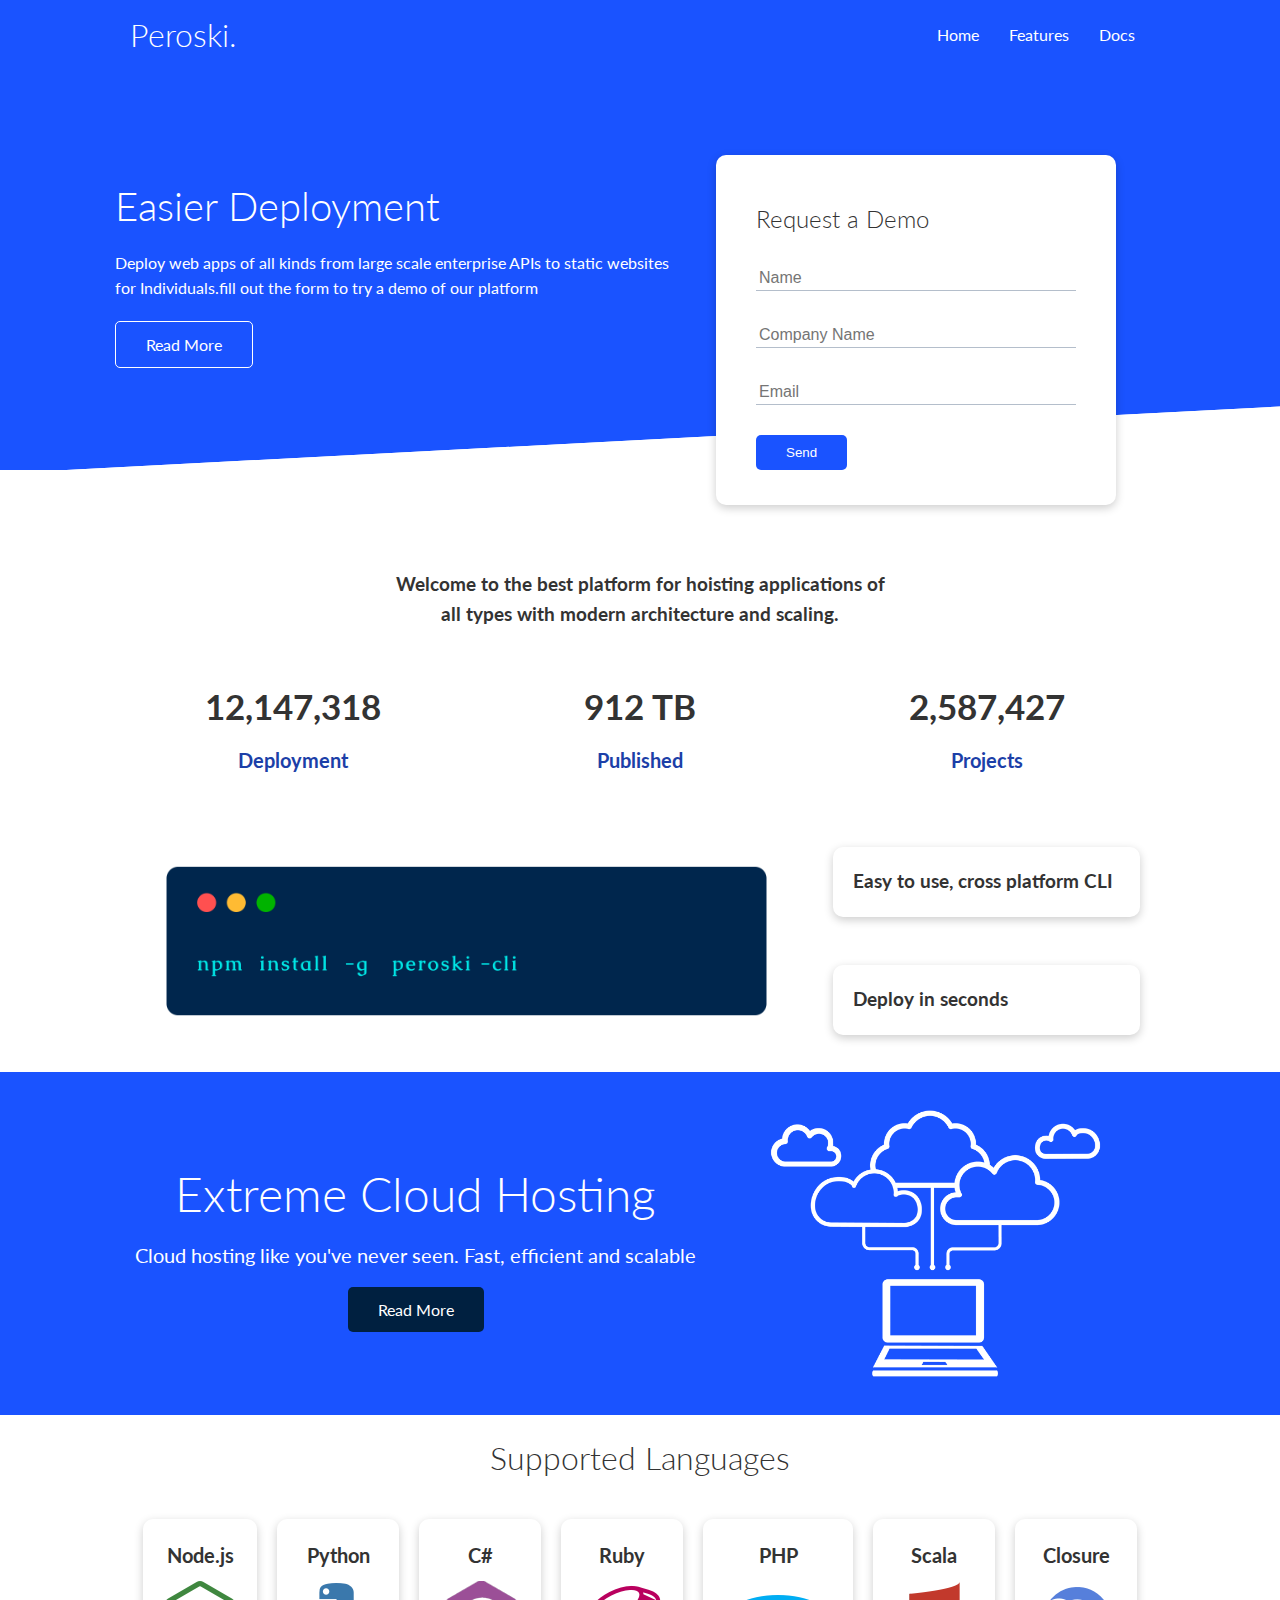
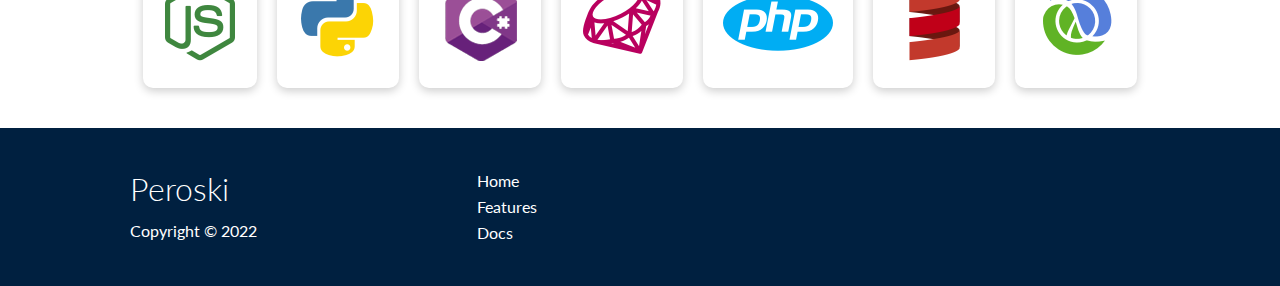
<file: index.html>
<!DOCTYPE html>
<html lang="en">
<head>
  <meta charset="UTF-8">
  <meta http-equiv="X-UA-Compatible" content="IE=edge">
  <meta name="viewport" content="width=device-width, initial-scale=1.0">
  <link rel="stylesheet" href="https://cdnjs.cloudflare.com/ajax/libs/font-awesome/6.1.2/css/all.min.css" integrity="sha512-1sCRPdkRXhBV2PBLUdRb4tMg1w2YPf37qatUFeS7zlBy7jJI8Lf4VHwWfZZfpXtYSLy85pkm9GaYVYMfw5BC1A==" crossorigin="anonymous" referrerpolicy="no-referrer" />
  <link rel="stylesheet" href="css/utilities.css">
  <link rel="stylesheet" href="css/style.css">
  <title>Peroski | Cloud Hoisting Service For Everyone</title>
</head>
<body>

  <!-- Navbar -->
  <div class="navbar">
    <div class="container flex">
      <h1 class="logo">Peroski.</h1>
      <nav>
        <ul>
          <li><a href='index.html'>Home</a></li>
          <li><a href='features.html'>Features</a></li>
          <li><a href='docs.html'>Docs</a></li>
        </ul>
      </nav>
    </div>
  </div>

  <!-- Showcase -->
  <section class="showcase">
    <div class="container grid">
      <div class="showcase-text">
        <h1>Easier Deployment</h1>
        <p>Deploy web apps of all kinds from large scale enterprise APIs to static websites for Individuals.fill out the form to try a demo of our platform </p>
        <a href="features.html" class="btn btn-outline">Read More</a>
      </div>
      <div class="showcase-form card">
        <h2>Request a Demo</h2>
        <form name="contact" method="POST" netlify-honeypot="bot-field" data-netlify="true">
          <input type="hidden" name="form-name" value="contact">
          <p class="hidden">
            <label>
              Don’t fill this out if you’re human: <input name="bot-field" />
            </label>
          </p>
          <div class="form-control">
            <input type="text" name="name" placeholder="Name" required>
          </div>
          <div class="form-control">
            <input type="text" name="Company name" placeholder="Company Name" required>
          </div>
          <div class="form-control">
            <input type="text" name="email" placeholder="Email" required>
          </div>
          <input type="submit" value="Send" class="btn btn-primary">
        </form>
      </div>
    </div>
  </section>

  <!-- Stats -->
  <section class="stats">
    <div class="container">
      <h3 class="stats-heading text-center my-1">
        Welcome to the best platform for hoisting applications of all types with modern architecture and scaling.
      </h3>
    
    <div class="grid grid-3 text-center my-4">
      <div>
        <i class="fa-solid fa-server fa-3x"></i>
        <h3>12,147,318</h3>
        <p class="text-secondary">Deployment</p>
      </div>
      <div>
        <i class="fa-solid fa-upload fa-3x"></i>
        <h3>912 TB</h3>
        <p class="text-secondary">Published</p>
      </div>
      <div>
        <i class="fa-solid fa-diagram-project fa-3x"></i>
        <h3>2,587,427</h3>
        <p class="text-secondary">Projects</p>
      </div>
    </div>
  </div>
  </section>

<!--.CLI  -->
<section class="cli">
  <div class="container grid">
    <img src="images/cli1.png" alt="">
    <div class="card">
      <h3>Easy to use, cross platform CLI</h3>
    </div> 
    <div class="card">
      <h3>Deploy in seconds</h3>
    </div>
  </div>
</section>

<!-- Cloud -->
<section class="cloud bg-primary my-2 py-2">
  <div class="container grid">
    <div class="text-center">
      <h2 class="lg">Extreme Cloud Hosting</h2>
      <p class="lead my-1">Cloud hosting like you've never seen. Fast, efficient and scalable</p>
      <a href="features.html" class="btn btn-dark">Read More</a>
    </div>
    <img src="images/cloud.png" alt="">
    </div>
  </div>
</section>

<!-- Languages -->
<section class="languages">
  <h2 class="md text-center my-2">Supported Languages</h2>
  <div class="container flex">
    <div class="card">
      <h4>Node.js</h4>
      <img src="images/logos/node.png" alt="">
    </div>
    <div class="card">
      <h4>Python</h4>
      <img src="images/logos/python.png" alt="">
    </div>
    <div class="card">
      <h4>C#</h4>
      <img src="images/logos/csharp.png" alt="">
    </div>
    <div class="card">
      <h4>Ruby</h4>
      <img src="images/logos/ruby.png" alt="">
    </div>
    <div class="card">
      <h4>PHP</h4>
      <img src="images/logos/php.png" alt="">
    </div>
    <div class="card">
      <h4>Scala</h4>
      <img src="images/logos/scala.png" alt="">
    </div>
    <div class="card">
      <h4>Closure</h4>
      <img src="images/logos/clojure.png" alt="">
    </div>
  </div>
</section>

<footer class="footer bg-dark py-3">
  <div class="container grid grid-3">
    <div>
      <h1>Peroski</h1>
      <p>Copyright &copy; 2022</p>
    </div>

    <nav>
      <ul>
        <li><a href="Home.html">Home</a></li>
        <li><a href="features.html">Features</a></li>
        <li><a href="docs.html">Docs</a></li>
      </ul>
    </nav>
    <div class="socials">
      <a href="#"><i class="fa-brands fa-github fa-2x"></i></a>
      <a href="#"><i class="fa-brands fa-facebook fa-2x"></i></a>
      <a href="#"><i class="fa-brands fa-twitter fa-2x"></i></a>
      <a href="#"><i class="fa-brands fa-instagram fa-2x"></i></a>
    </div>
  </div>
</footer>

</body>
</html>
</file>
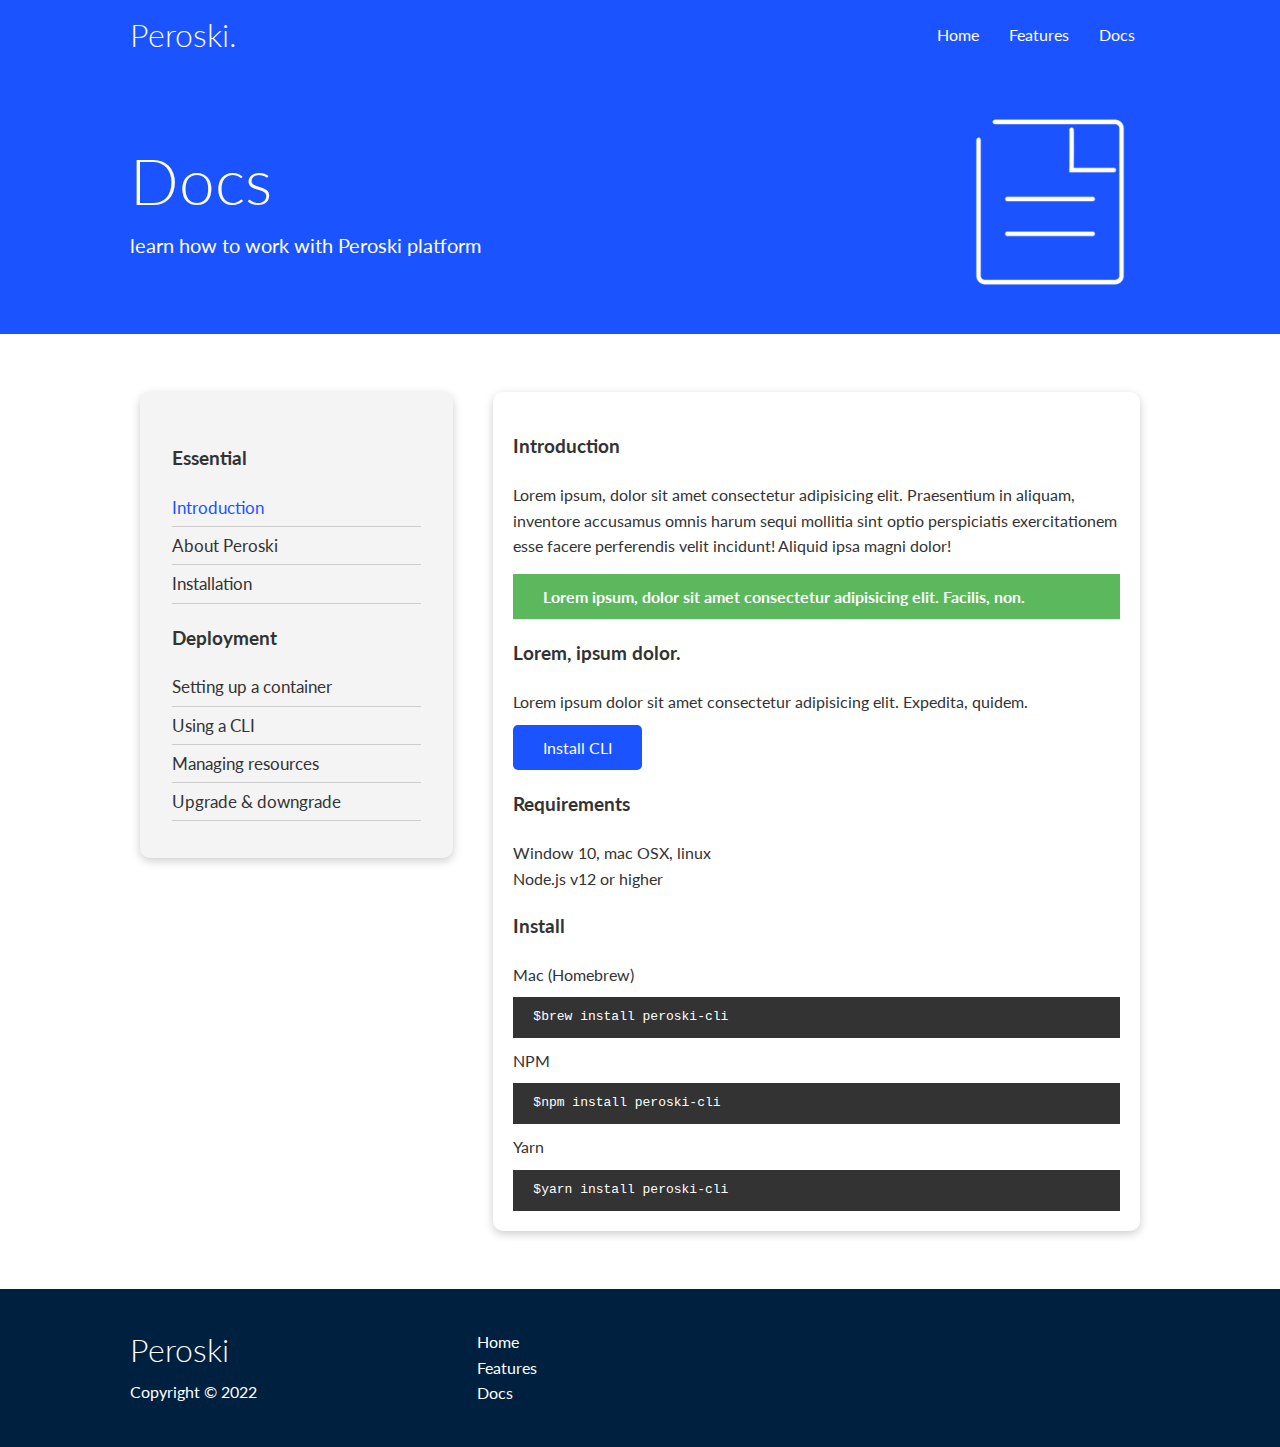
<file: docs.html>
<!DOCTYPE html>
<html lang="en">
<head>
  <meta charset="UTF-8">
  <meta http-equiv="X-UA-Compatible" content="IE=edge">
  <meta name="viewport" content="width=device-width, initial-scale=1.0">
  <link rel="stylesheet" href="https://cdnjs.cloudflare.com/ajax/libs/font-awesome/6.1.2/css/all.min.css" integrity="sha512-1sCRPdkRXhBV2PBLUdRb4tMg1w2YPf37qatUFeS7zlBy7jJI8Lf4VHwWfZZfpXtYSLy85pkm9GaYVYMfw5BC1A==" crossorigin="anonymous" referrerpolicy="no-referrer" />
  <link rel="stylesheet" href="css/utilities.css">
  <link rel="stylesheet" href="css/style.css">
  <title>Piroski | Cloud Hoisting Service For Everyone</title>
</head>
<body>

  <!-- Navbar -->
  <div class="navbar">
    <div class="container flex">
      <h1 class="logo">Peroski.</h1>
      <nav>
        <ul>
          <li><a href='index.html'>Home</a></li>
          <li><a href='features.html'>Features</a></li>
          <li><a href='docs.html'>Docs</a></li>
        </ul>
      </nav>
    </div>
  </div>

  <!-- Docs head -->
  <section class="docs-head bg-primary py-3">
    <div class="container grid">
      <div>
        <h1 class="xl">Docs</h1>
        <p class="lead">learn how to work with Peroski platform</p>
      </div>
      <img src="images/docs.png" alt="">
    </div>
  </section>

  <!-- Docs main -->
  <section class="docs-main my-4">
    <div class="container grid">
      <div class="card bg-light p-3">
        <h3 class="my-2">Essential</h3>
          <nav>
            <ul>
              <li><a  href="#" class="text-primary">Introduction</a></li>
              <li><a href="#">About Peroski</a></li>
              <li><a href="#">Installation</a></li>
            </ul>
          </nav>  

        <h3 class="my-2">Deployment</h3>
          <nav>
            <ul>
              <li><a  href="#" >Setting up a container</a></li>
              <li><a href="#">Using a CLI</a></li>
              <li><a href="#">Managing resources</a></li>
              <li><a href="#">Upgrade & downgrade</a></li>
            </ul>
          </nav>
      </div>

      <div class="card">
        <h3>Introduction</h3>
        <p>Lorem ipsum, dolor sit amet consectetur adipisicing elit. Praesentium in aliquam, inventore accusamus omnis harum sequi mollitia sint optio perspiciatis exercitationem esse facere perferendis velit incidunt! Aliquid ipsa magni dolor!</p>

        <div class="alert alert-success">
          <i class="fa-solid fa-info"></i>Lorem ipsum, dolor sit amet consectetur adipisicing elit. Facilis, non.
        </div>

        <h3>Lorem, ipsum dolor.</h3>
        <p>Lorem ipsum dolor sit amet consectetur adipisicing elit. Expedita, quidem.</p>
        <a href="#" class="btn btn-primary">Install CLI</a>

        <h3>Requirements</h3>
        <ul>
          <li>Window 10, mac OSX, linux</li>
          <li>Node.js v12 or higher</li>
        </ul>

        <h3>Install</h3>
        <p>Mac (Homebrew)</p>
        <pre><code>$brew install peroski-cli</code></pre>
        <p>NPM</p>
        <pre><code>$npm install peroski-cli</code></pre>
        <p>Yarn</p>
        <pre><code>$yarn install peroski-cli</code></pre>

      </div>

    </div>
  </section>


<footer class="footer bg-dark py-3">
  <div class="container grid grid-3">
    <div>
      <h1>Peroski</h1>
      <p>Copyright &copy; 2022</p>
    </div>

    <nav>
      <ul>
        <li><a href="Home.html">Home</a></li>
        <li><a href="features.html">Features</a></li>
        <li><a href="docs.html">Docs</a></li>
      </ul>
    </nav>
    <div class="socials">
      <a href="#"><i class="fa-brands fa-github fa-2x"></i></a>
      <a href="#"><i class="fa-brands fa-facebook fa-2x"></i></a>
      <a href="#"><i class="fa-brands fa-twitter fa-2x"></i></a>
      <a href="#"><i class="fa-brands fa-instagram fa-2x"></i></a>
    </div>
  </div>
</footer>

</body>
</html>
</file>
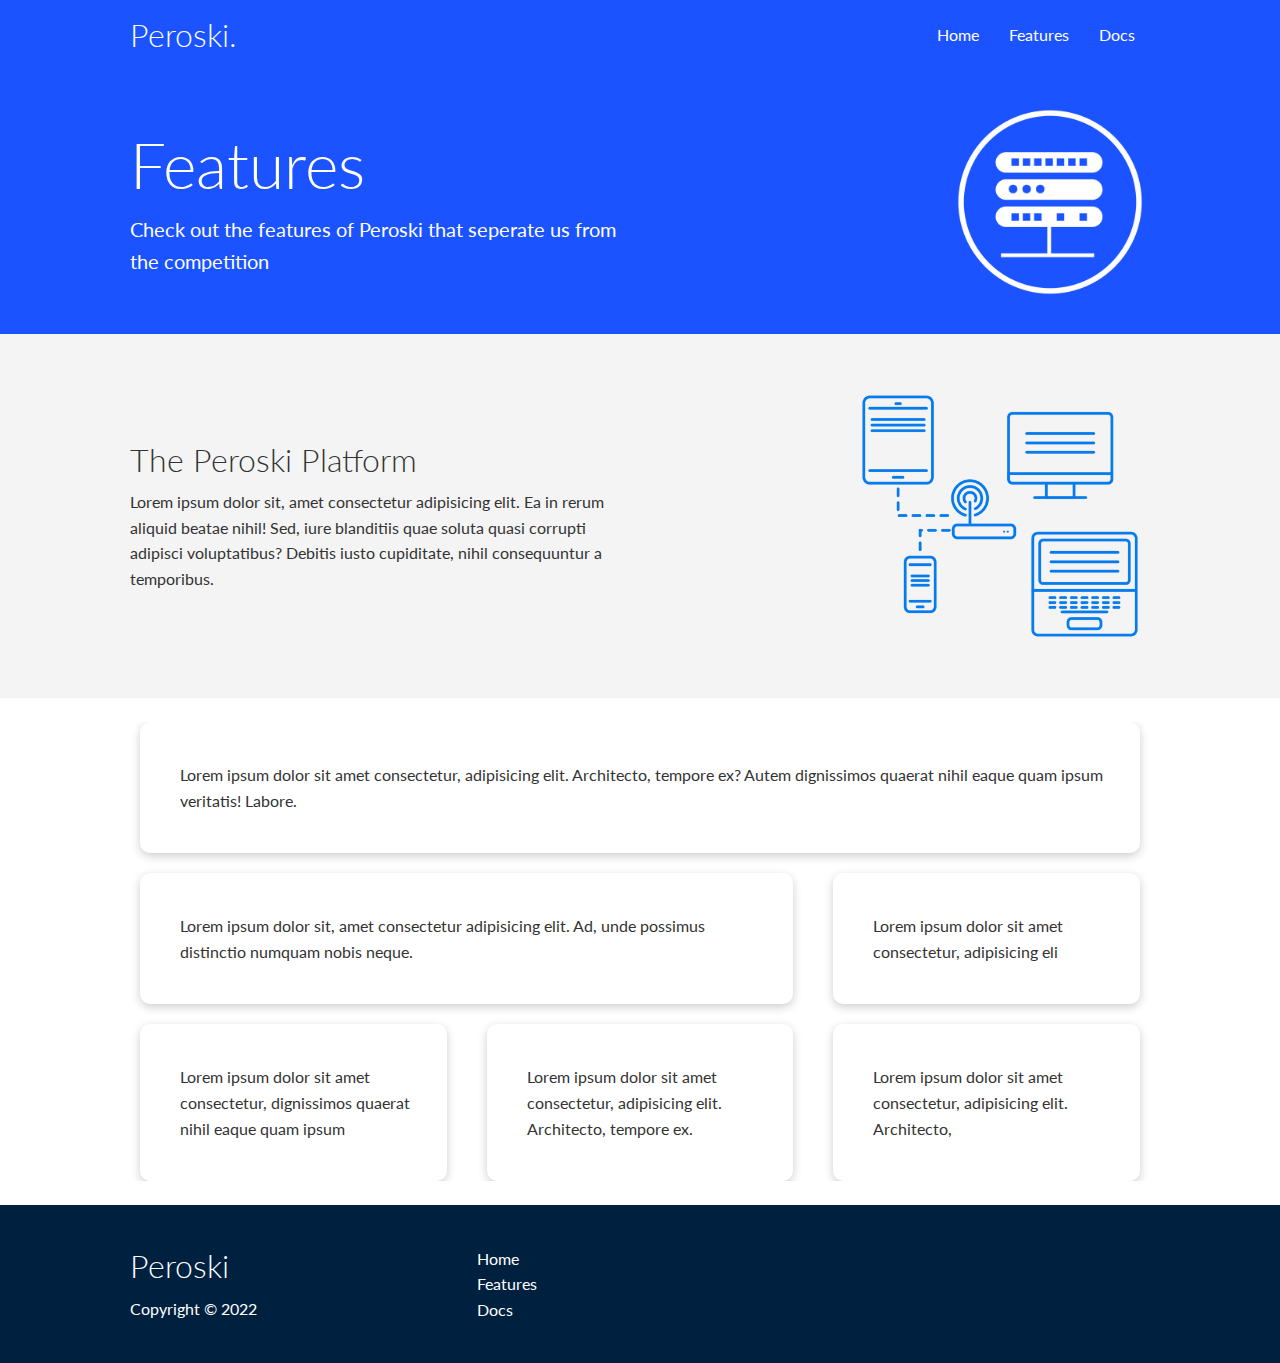
<file: features.html>
<!DOCTYPE html>
<html lang="en">
<head>
  <meta charset="UTF-8">
  <meta http-equiv="X-UA-Compatible" content="IE=edge">
  <meta name="viewport" content="width=device-width, initial-scale=1.0">
  <link rel="stylesheet" href="https://cdnjs.cloudflare.com/ajax/libs/font-awesome/6.1.2/css/all.min.css" integrity="sha512-1sCRPdkRXhBV2PBLUdRb4tMg1w2YPf37qatUFeS7zlBy7jJI8Lf4VHwWfZZfpXtYSLy85pkm9GaYVYMfw5BC1A==" crossorigin="anonymous" referrerpolicy="no-referrer" />
  <link rel="stylesheet" href="css/utilities.css">
  <link rel="stylesheet" href="css/style.css">
  <title>Piroski | Cloud Hoisting Service For Everyone</title>
</head>
<body>

  <!-- Navbar -->
  <div class="navbar">
    <div class="container flex">
      <h1 class="logo">Peroski.</h1>
      <nav>
        <ul>
          <li><a href='index.html'>Home</a></li>
          <li><a href='features.html'>Features</a></li>
          <li><a href='docs.html'>Docs</a></li>
        </ul>
      </nav>
    </div>
  </div>

  <!-- Features head -->
  <section class="features-head bg-primary py-3">
    <div class="container grid">
      <div>
        <h1 class="xl">Features</h1>
        <p class="lead">Check out the features of Peroski that seperate us from the competition</p>
      </div>
      <img src="images/server.png" alt="">
    </div>
  </section>

  <!-- Features-sub-head -->
  <section class="features-sub-head bg-light py-3">
    <div class="container grid">
      <div>
        <h1 class="md">The Peroski Platform</h1>
        <p>Lorem ipsum dolor sit, amet consectetur adipisicing elit. Ea in rerum aliquid beatae nihil! Sed, iure blanditiis quae soluta quasi corrupti adipisci voluptatibus? Debitis iusto cupiditate, nihil consequuntur a temporibus.</p>
      </div>
      <img src="images/server2.png" alt="">
    </div>
  </section>

  <!-- features main -->
  <section class="features-main my-2">
    <div class="container grid grid-3">
      <div class="card flex">
        <i class="fa-solid fa-server fa-3x"></i>
        <p>Lorem ipsum dolor sit amet consectetur, adipisicing elit. Architecto, tempore ex? Autem dignissimos quaerat nihil eaque quam ipsum veritatis! Labore.</p>
      </div>
      <div class="card flex">
        <i class="fa-solid fa-download fa-3x"></i>
        <p>Lorem ipsum dolor sit, amet consectetur adipisicing elit. Ad, unde possimus distinctio numquam nobis neque.</p>
      </div>
      <div class="card flex">
        <i class="fa-solid fa-laptop-code fa-3x"></i>
        <p>Lorem ipsum dolor sit amet consectetur, adipisicing eli</p>
      </div>
      <div class="card flex">
        <i class="fa-solid fa-database fa-3x"></i>
        <p>Lorem ipsum dolor sit amet consectetur, dignissimos quaerat nihil eaque quam ipsum </p>
      </div>
      <div class="card flex">
        <i class="fa-solid fa-power-off fa-3x"></i>
        <p>Lorem ipsum dolor sit amet consectetur, adipisicing elit. Architecto, tempore ex.</p>
      </div>
      <div class="card flex">
        <i class="fa-solid fa-upload fa-3x"></i>
        <p>Lorem ipsum dolor sit amet consectetur, adipisicing elit. Architecto,</p>
      </div>
    </div>
  </section>



<footer class="footer bg-dark py-3">
  <div class="container grid grid-3">
    <div>
      <h1>Peroski</h1>
      <p>Copyright &copy; 2022</p>
    </div>

    <nav>
      <ul>
        <li><a href="Home.html">Home</a></li>
        <li><a href="features.html">Features</a></li>
        <li><a href="docs.html">Docs</a></li>
      </ul>
    </nav>
    <div class="socials">
      <a href="#"><i class="fa-brands fa-github fa-2x"></i></a>
      <a href="#"><i class="fa-brands fa-facebook fa-2x"></i></a>
      <a href="#"><i class="fa-brands fa-twitter fa-2x"></i></a>
      <a href="#"><i class="fa-brands fa-instagram fa-2x"></i></a>
    </div>
  </div>
</footer>

</body>
</html>
</file>
<file: css/utilities.css>
.container{
  max-width: 1100px;
  margin: 0 auto;
  overflow: auto;
  padding: 0 40px;
}

.card{
  background-color: #fff;
  color: #333;
  border-radius: 10px;
  box-shadow: 0 3px 10px rgba(0, 0, 0, 0.2);
  padding: 20px;
  margin: 10px;
}

.btn{
  display: inline-block;
  padding: 10px 30px;
  cursor: pointer;
  background-color: var(--base-color);
  color: #fff;
  border: none;
  border-radius: 5px;
}

.btn-outline{
  border: 1px solid #fff;
  background-color: transparent;
}

.btn:hover{
  transform:scale(0.98);
}

/* Backgrounds & Coloured btns*/
.bg-primary,
.btn-primary{
  background-color: var(--base-color);
  color: #fff;
}

.bg-secondary,
.btn-secondary{
  background-color: var(--secondary-color);
  color: #fff;
}

.bg-dark,
.btn-dark{
  background-color: var(--dark-color);
  color: #fff;
}

.bg-light,
.btn-light{
  background-color: var(--light-color);
  color: #333;
}

.bg-primary a,
.btn-primary a,
.bg-secondary,
.btn-secondary,
.bg-dark a,
.btn-dark a{
  color: #fff;
}


/* text color */
.text-primary{
color: var(--base-color);
}

.text-secondary{
color: var(--secondary-color);
}

.text-dark{
color: var(--dark-color);
}

.text-light{
color: var(--light-color);
}

/* Text sizes */
.lead{
  font-size: 20px;
}

.sm{
  font-size: 1rem;
}

.md{
  font-size: 2rem;
}

.lg{
  font-size: 3rem;
}

.xl{
  font-size: 4rem;
}


.text-center{
  text-align: center;
}

/* Alert */
.alert{
 background-color: var(--light-color);
 margin: 15px 0;
 font-weight: bold;
 padding: 10px 20px;
}

.alert i{
  margin-right: 10px;
}

.alert-success{
  background-color: var(--success-color);
  color: #fff;

}

.alert-failure{
  background-color: var(--error-color);
  color: #fff;
}

.flex{
  display: flex;
  justify-content: center;
  align-items: center;
  height: 100%;
}

.grid{
  display: grid;
  grid-template-columns: repeat(2, 1fr);
  gap: 20px;
  justify-content: center;
  align-items: center;
  height: 100%;
}

.grid-3{
  grid-template-columns: repeat(3, 1fr);
}

/* Margin */
.my-1{
  margin: 1rem 0;
}

.my-2{
  margin: 1.5rem 0;
}

.my-3{
  margin: 2rem 0;
}
.my-4{
  margin: 3rem 0;
}
.my-5{
  margin: 4rem 0;
}

.m-1{
  margin: 1rem;
}

.m-2{
  margin: 1.5rem;
}

.m-3{
  margin: 2rem;
}
.m-4{
  margin: 3rem;
}
.m-5{
  margin: 4rem;
}

/* Padding */
.py-1{
  padding: 1rem 0;
}

.py-2{
  padding: 1.5rem 0;
}

.py-3{
  padding: 2rem 0;
}
.py-4{
  padding: 3rem 0;
}
.py-5{
  padding: 4rem 0;
}

.p-1{
  padding: 1rem;
}

.p-2{
  padding: 1.5rem;
}

.p-3{
  padding: 2rem;
}
.p-4{
  padding: 3rem;
}
.p-5{
  padding: 4rem;
}
</file>
<file: css/style.css>
@import url('https://fonts.googleapis.com/css2?family=Lato:wght@300&display=swap');
:root{
  --base-color: #1a53ff;
  --secondary-color: #1c3fa8;
  --dark-color: #002040;
  --light-color: #f4f4f4;
  --success-color:#5cb85c;
  --error-color:#d9534f;
  }

*{
  box-sizing: border-box;
  padding: 0;
  margin: 0;
}

body{
  font-family: 'Lato', sans-serif;
  color: #333;
  line-height: 1.6;
  scroll-behavior: smooth;
}

ul{
  list-style-type: none;
}

a{
  text-decoration: none;
  color: #333;
}

h1,h2{
  font-weight: 300;
  line-height: 1.2;
  margin: 10px 0;
}

p{
  margin: 10px 0;
}

img{
  width: 100%;
}

code,
pre{
background-color: #333;
color: #fff;
padding: 10px;
}

.navbar{
  background-color: var(--base-color);
  color: #fff;
  height: 70px;
}

/* Navbar */
.navbar ul{
  display: flex;
}

.navbar ul a{
  color: #fff;
  padding: 10px;
  margin: 0 5px;
}

.navbar ul a:hover{
  border-bottom: 2px solid #fff;
}

.navbar .flex{
  justify-content: space-between;

}
/* Showcase */
.showcase{
  height: 400px;
  background-color: var(--base-color);
  color: #fff;
  position: relative;
}

.showcase .grid{
  overflow: visible;
  grid-template-columns: 55% 45%;
  gap: 30px;
}

.showcase-text{
  animation: slideInFromLeft 1s ease-in-out ;
}

.showcase-form{
  position: relative;
  top: 60px;
  height: 350px;
  width: 400px;
  padding: 40px;
  z-index: 100;
  animation: slideInFromRight 1s ease-in-out ;

}

.showcase-form .form-control{
  margin: 30px 0;
}

.showcase-form .form-control input[type="text"],
.showcase-form .form-control input[type="email"]{
  border: none;
  border-bottom: 1px solid #b4becb;
  width: 100%;
  padding: 3px;
  font-size: 16px;
}

.showcase-form .form-control input:focus{
  outline: none;
}

.hidden{
 display: none;
}

.showcase::before,
.showcase::after{
  content: '';
  position: absolute;
  height: 100px;
  bottom: -70px;
  right: 0;
  left: 0;
  background-color: #fff;
  transform: skewY(-3deg);
  -webkit-transform: skewY(-3deg);
  -moz-transform: skewY(-3deg);
  -ms-transform: skewY(-3deg);
}


.showcase h1{
  font-size: 40px;
}

.showcase p{
  margin: 20px 0;
}


/* Stats */
.stats{
  padding-top: 100px;
  animation: slideInFromDown 1s ease-in-out ;

}

.stats-heading{
  max-width: 500px;
  margin: auto;
}

.stats .grid h3{
  font-size: 35px;
}

.stats .grid p{
  font-weight: bold;
  font-size: 20px;
}

/* CLI */
.cli .grid{
  grid-template-columns: repeat(3, 1fr);
  grid-template-rows: repeat(2, 1fr);
}

.cli .grid > *:first-child{
  grid-column: 1 / span 2 ;
  grid-row: 1 / span 2 ;
}

/* Cloud */
.cloud .grid{
  grid-template-columns: 4fr 3fr;
}

/* Languages */
.languages .flex{
  flex-wrap: wrap;
}

.languages .card{
  text-align: center;
  margin: 18px 10px 40px;
  transition: transform 0.2s ease-in;
}

.languages .card h4{
  margin-bottom: 10px;
  font-size: 20px;
}

.languages .card:hover{
  transform: translateY(-15px);
}

/* Features */
.features-head img, .docs-head img{
  width: 200px;
  justify-self: flex-end;
}

.features-sub-head img{
  width: 300px;
  justify-self: flex-end;
}

.features-main .card>i{
  margin-right: 20px;
}

.features-main .grid > *:first-child{
 grid-column: 1 /span 3;
}
.features-main .grid > *:nth-child(2){
  grid-column: 1 / span 2;
}

/* Docs */

.docs-main h3{
  margin: 20px 0;  
}

.docs-main .grid{
  grid-template-columns: 1fr 2fr;
  align-items: flex-start;
}

.docs-main nav li{
  font-size: 17px;
  margin-bottom: 5px;
  padding-bottom: 5px;
  border-bottom: 1px solid #ccc;
}

.docs-main a:hover{
  font-weight: bold;
}

/* Footer */
footer .socials a{
  margin: 0 10px;
}

/* Animations */
@keyframes slideInFromLeft{
  0%{
    transform: translateX(-100%);
  }
  100%{
    transform: translateX(0)
  }
}

@keyframes slideInFromRight{
  0%{
    transform: translateX(100%);
  }
  100%{
    transform: translateX(0)
  }
}

@keyframes slideInFromUp{
  0%{
    transform: translateY(-100%);
  }
  100%{
    transform: translateY(0)
  }
}
@keyframes slideInFromDown{
  0%{
    transform: translateY(100%);
  }
  100%{
    transform: translateY(0)
  }
}



/* Tablet and Under */
@media(max-width:768px){

  .grid,
  .showcase .grid,
  .stats .grid,
  .cli .grid,
  .cloud .grid,
  .docs-main .grid,
  .features-main .grid{
    grid-template-columns: 1fr;
    grid-template-rows: 1fr;
  }

  .showcase{
    height: auto;
  }

  .showcase-text{
    text-align: center;
    margin-top: 40px;
  }

  .showcase-form{
    justify-self: center;
    margin: auto;
  }

  .cli .grid > *:first-child{
    grid-column: 1;
    grid-row: 1;
  }

  .features-head,
  .features-sub-head,
  .docs-head{
    text-align: center;
  }
  .features-head img,
  .features-sub-head img,
  .docs-head img{
    justify-self: center;
  }

  .features-main .grid > *:first-child,
  .features-main .grid > *:nth-child(2){
    grid-column: 1;
  }
}

/* Mobile */
@media(max-width:500px){
  .navbar{
    height: 110px;
  }
  
  .navbar .flex{
    flex-direction: column;
  }
  .navbar ul{
    padding: 10px;
    background-color: rgba(0, 0, 0, 0.1);
  }

}
</file>
